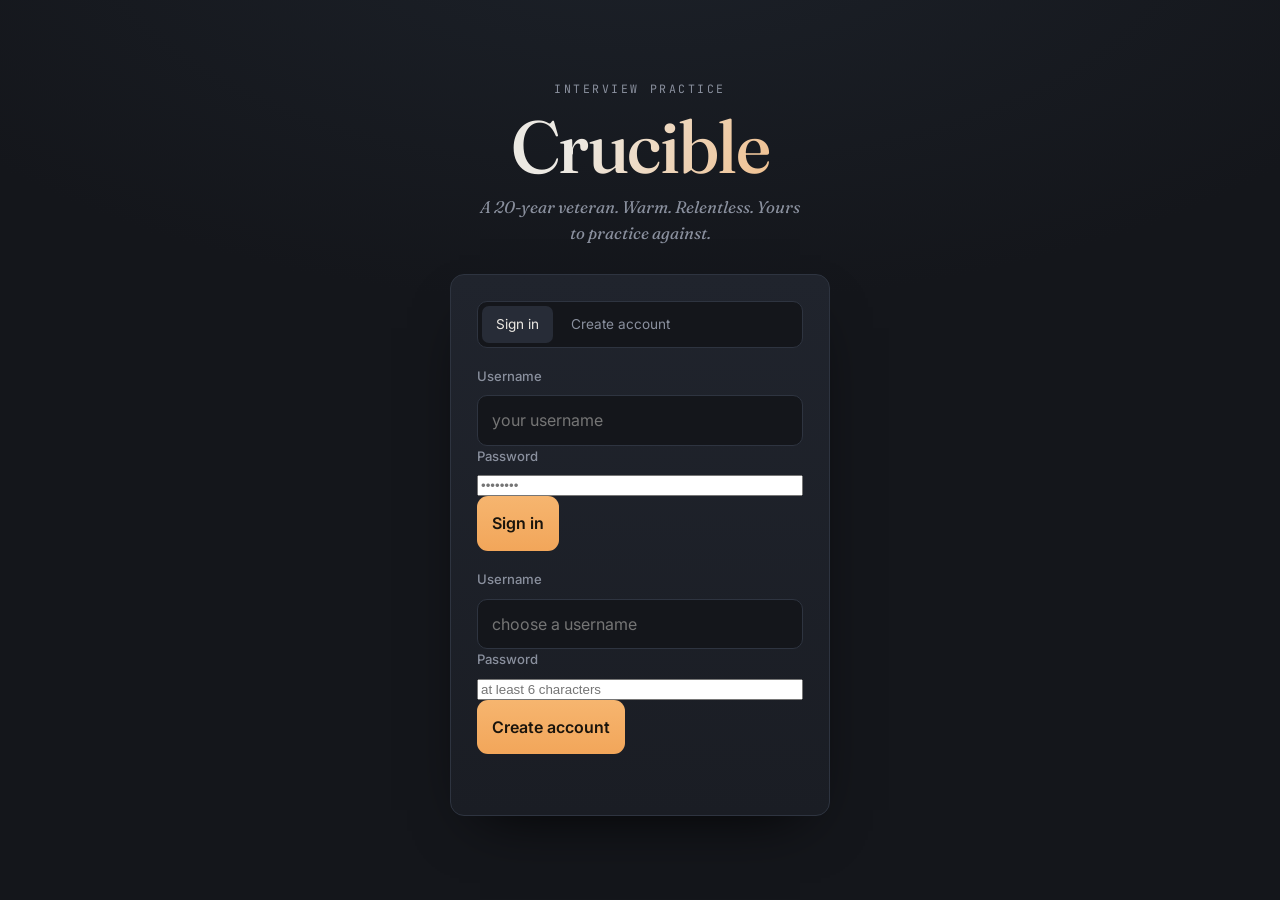
<file: web/login.html>
<!DOCTYPE html>
<html lang="en">
<head>
  <meta charset="UTF-8" />
  <meta name="viewport" content="width=device-width, initial-scale=1.0" />
  <title>Crucible — Sign in</title>
  <link rel="preconnect" href="https://fonts.googleapis.com" />
  <link rel="preconnect" href="https://fonts.gstatic.com" crossorigin />
  <link href="https://fonts.googleapis.com/css2?family=Fraunces:opsz,wght@9..144,400;9..144,500;9..144,600&family=Inter:wght@400;500;600&family=JetBrains+Mono:wght@400;500&display=swap" rel="stylesheet" />
  <link rel="stylesheet" href="/web/style.css" />
</head>
<body>
<main class="stage auth-stage">
  <div class="auth-head">
    <p class="eyebrow">Interview practice</p>
    <h1 class="wordmark">Crucible</h1>
    <p class="tagline">A 20-year veteran. Warm. Relentless. Yours to practice against.</p>
  </div>

  <div class="card auth-card">
    <div class="segmented auth-tabs" id="tabs">
      <button data-tab="login" class="on">Sign in</button>
      <button data-tab="register">Create account</button>
    </div>

    <div id="pane-login">
      <div class="field">
        <label class="field-label" for="login-username">Username</label>
        <input id="login-username" type="text" placeholder="your username" autocomplete="username" />
      </div>
      <div class="field">
        <label class="field-label" for="login-password">Password</label>
        <input id="login-password" type="password" placeholder="••••••••" autocomplete="current-password" />
      </div>
      <button id="btn-login" class="primary">Sign in</button>
    </div>

    <div id="pane-register" class="hidden">
      <div class="field">
        <label class="field-label" for="reg-username">Username</label>
        <input id="reg-username" type="text" placeholder="choose a username" autocomplete="username" />
      </div>
      <div class="field">
        <label class="field-label" for="reg-password">Password</label>
        <input id="reg-password" type="password" placeholder="at least 6 characters" autocomplete="new-password" />
      </div>
      <button id="btn-register" class="primary">Create account</button>
    </div>

    <p id="auth-error" class="status-line error hidden"></p>
  </div>
</main>
<script src="/web/login.js"></script>
</body>
</html>
</file>
<file: web/style.css>
/* ====================================================================== *
 *  Crucible — design system
 *  Direction: a quiet, focused interview room. Dark ink ground, a dual
 *  accent that maps to who is speaking — ember for the interviewer's warmth,
 *  teal for when the room is listening to you — and a breathing voice orb as
 *  the one signature element. Everything else stays disciplined.
 * ====================================================================== */
:root {
  --ink:        #14161b;
  --ink-2:      #1a1d24;
  --surface:    #20242d;
  --surface-2:  #272c37;
  --line:       #2e3440;

  --text:       #ece9e3;
  --muted:      #8a909e;

  --ember:      #f2a65a;   /* the interviewer */
  --ember-dim:  rgba(242,166,90,.16);
  --teal:       #5fbdb0;   /* you, listening */
  --teal-dim:   rgba(95,189,176,.16);

  --good:       #8fbf6f;
  --warn:       #e8b45a;
  --bad:        #d9695a;

  --display: "Fraunces", Georgia, serif;
  --body:    "Inter", system-ui, sans-serif;
  --mono:    "JetBrains Mono", ui-monospace, monospace;

  --r: 14px;
}

* { box-sizing: border-box; }

html, body {
  margin: 0;
  min-height: 100%;
  background:
    radial-gradient(120% 80% at 50% -10%, #1c2129 0%, var(--ink) 55%) fixed;
  color: var(--text);
  font-family: var(--body);
  font-size: 16px;
  line-height: 1.55;
  -webkit-font-smoothing: antialiased;
}

.stage {
  max-width: 760px;
  margin: 0 auto;
  padding: clamp(20px, 5vw, 48px) 20px 64px;
  min-height: 100vh;
}

.view.hidden { display: none; }

/* ----------------------------- setup ----------------------------- */
.setup-head { text-align: center; margin-bottom: 28px; }
.eyebrow {
  font-family: var(--mono);
  font-size: .72rem;
  letter-spacing: .22em;
  text-transform: uppercase;
  color: var(--muted);
  margin: 0 0 14px;
}
.wordmark {
  font-family: var(--display);
  font-optical-sizing: auto;
  font-weight: 500;
  font-size: clamp(3rem, 11vw, 4.6rem);
  letter-spacing: -.02em;
  margin: 0;
  line-height: .95;
  background: linear-gradient(110deg, var(--text) 30%, var(--ember) 130%);
  -webkit-background-clip: text;
  background-clip: text;
  color: transparent;
}
.tagline {
  font-family: var(--display);
  font-style: italic;
  font-size: 1.05rem;
  color: var(--muted);
  margin: 12px auto 0;
  max-width: 30ch;
}

.card {
  background: linear-gradient(180deg, var(--surface) 0%, var(--ink-2) 100%);
  border: 1px solid var(--line);
  border-radius: var(--r);
  padding: 26px;
  display: grid;
  gap: 22px;
  box-shadow: 0 24px 60px -30px #000;
}

.field { display: grid; gap: 9px; }
.field-label {
  font-size: .82rem;
  color: var(--muted);
  font-weight: 500;
}
input[type="text"] {
  background: var(--ink);
  border: 1px solid var(--line);
  border-radius: 10px;
  color: var(--text);
  font: inherit;
  padding: 12px 14px;
}
input[type="text"]:focus { outline: 2px solid var(--ember); outline-offset: 1px; }

.row { display: grid; grid-template-columns: 1fr 1fr; gap: 20px; }
@media (max-width: 560px) { .row { grid-template-columns: 1fr; } }

.chips { display: flex; flex-wrap: wrap; gap: 8px; }
.chip {
  font: inherit;
  font-size: .85rem;
  background: var(--ink);
  color: var(--muted);
  border: 1px solid var(--line);
  border-radius: 999px;
  padding: 7px 13px;
  cursor: pointer;
  transition: .15s;
}
.chip[data-on="true"] {
  background: var(--ember-dim);
  border-color: var(--ember);
  color: var(--text);
}

.segmented {
  display: inline-flex;
  background: var(--ink);
  border: 1px solid var(--line);
  border-radius: 10px;
  padding: 4px;
  gap: 4px;
}
.segmented button {
  font: inherit;
  font-size: .85rem;
  color: var(--muted);
  background: transparent;
  border: 0;
  border-radius: 7px;
  padding: 8px 14px;
  cursor: pointer;
  transition: .15s;
}
.segmented button.on { background: var(--surface-2); color: var(--text); }

.primary {
  font: inherit;
  font-weight: 600;
  font-size: 1rem;
  color: #1a140c;
  background: linear-gradient(180deg, #f6b56f, var(--ember));
  border: 0;
  border-radius: 11px;
  padding: 15px;
  cursor: pointer;
  transition: .15s;
}
.primary:hover { filter: brightness(1.05); transform: translateY(-1px); }
.primary:disabled { opacity: .55; cursor: progress; transform: none; }

.status-line { margin: 0; font-size: .85rem; color: var(--muted); min-height: 1.2em; }
.status-line.error { color: var(--bad); }

.ghost-link {
  display: block;
  text-align: center;
  margin-top: 22px;
  font-size: .85rem;
  color: var(--muted);
  text-decoration: none;
}
.ghost-link:hover { color: var(--text); }

/* ----------------------------- room ----------------------------- */
.room-head {
  display: flex;
  justify-content: space-between;
  align-items: flex-start;
  gap: 16px;
  margin-bottom: 8px;
}
.phase-tag {
  font-family: var(--mono);
  font-size: .68rem;
  letter-spacing: .16em;
  text-transform: uppercase;
  color: var(--ember);
  background: var(--ember-dim);
  padding: 4px 9px;
  border-radius: 6px;
}
.interviewer-name {
  font-family: var(--display);
  font-weight: 500;
  font-size: 1.7rem;
  margin: 10px 0 2px;
  letter-spacing: -.01em;
}
.interviewer-sub { margin: 0; color: var(--muted); font-size: .85rem; }
.end-btn {
  font: inherit;
  font-size: .85rem;
  color: var(--muted);
  background: transparent;
  border: 1px solid var(--line);
  border-radius: 9px;
  padding: 9px 14px;
  cursor: pointer;
  white-space: nowrap;
}
.end-btn:hover { color: var(--text); border-color: var(--muted); }

/* --- the signature: a breathing voice orb --- */
.orb-wrap { text-align: center; padding: 18px 0 6px; }
.orb {
  position: relative;
  width: 150px; height: 150px;
  margin: 0 auto;
}
.orb-core {
  position: absolute; inset: 38px;
  border-radius: 50%;
  background: radial-gradient(circle at 35% 30%, #3a4150, #232833);
  box-shadow: inset 0 0 24px #0008;
  transition: background .4s, box-shadow .4s;
}
.orb-ring {
  position: absolute; inset: 0;
  border-radius: 50%;
  border: 1.5px solid transparent;
  opacity: 0;
}
.orb.idle .orb-core { box-shadow: inset 0 0 24px #0008; }

/* interviewer speaking — ember */
.orb.speaking .orb-core {
  background: radial-gradient(circle at 35% 30%, #ffce9a, var(--ember));
  box-shadow: 0 0 36px var(--ember-dim), inset 0 0 20px #0006;
}
.orb.speaking .orb-ring { border-color: var(--ember); animation: pulse 1.6s ease-out infinite; }
.orb.speaking .r2 { animation-delay: .8s; }

/* listening to you — teal */
.orb.listening .orb-core {
  background: radial-gradient(circle at 35% 30%, #b7ece5, var(--teal));
  box-shadow: 0 0 36px var(--teal-dim), inset 0 0 20px #0006;
}
.orb.listening .orb-ring { border-color: var(--teal); animation: pulse 1.1s ease-out infinite; }
.orb.listening .r2 { animation-delay: .55s; }

/* thinking — slow neutral shimmer */
.orb.thinking .orb-core { animation: breathe 1.8s ease-in-out infinite; }

@keyframes pulse {
  0%   { transform: scale(.7); opacity: .8; }
  100% { transform: scale(1.18); opacity: 0; }
}
@keyframes breathe {
  0%,100% { filter: brightness(.85); }
  50%     { filter: brightness(1.25); }
}
.orb-status { margin: 16px 0 0; color: var(--muted); font-size: .9rem; min-height: 1.2em; }

/* --- transcript log --- */
.log { display: grid; gap: 14px; margin: 24px 0; }
.bubble {
  border-radius: 12px;
  padding: 13px 16px;
  font-size: .96rem;
  max-width: 88%;
  border: 1px solid var(--line);
}
.bubble.interviewer {
  background: var(--surface);
  border-left: 2px solid var(--ember);
  justify-self: start;
}
.bubble.candidate {
  background: var(--ink-2);
  border-right: 2px solid var(--teal);
  justify-self: end;
  color: var(--muted);
}
.bubble .speaker {
  display: block;
  font-family: var(--mono);
  font-size: .64rem;
  letter-spacing: .14em;
  text-transform: uppercase;
  color: var(--muted);
  margin-bottom: 5px;
}

/* --- controls --- */
.controls { display: flex; gap: 12px; align-items: center; justify-content: center; }
.talk {
  font: inherit;
  font-weight: 600;
  display: inline-flex;
  align-items: center;
  gap: 11px;
  color: var(--text);
  background: var(--surface);
  border: 1px solid var(--line);
  border-radius: 999px;
  padding: 15px 30px;
  cursor: pointer;
  transition: .15s;
  user-select: none;
}
.talk:disabled { opacity: .5; cursor: not-allowed; }
.talk.recording { background: var(--teal-dim); border-color: var(--teal); }
.talk-dot {
  width: 11px; height: 11px; border-radius: 50%;
  background: var(--teal);
}
.talk.recording .talk-dot { animation: blink .9s infinite; }
@keyframes blink { 50% { opacity: .25; } }
.mini {
  font: inherit;
  font-size: .82rem;
  color: var(--muted);
  background: transparent;
  border: 1px solid var(--line);
  border-radius: 999px;
  padding: 12px 16px;
  cursor: pointer;
}
.mini:hover { color: var(--text); }

/* ----------------------------- report ----------------------------- */
.report-head { text-align: center; margin-bottom: 28px; }
.rec-badge {
  display: inline-block;
  font-family: var(--mono);
  font-size: .72rem;
  letter-spacing: .14em;
  text-transform: uppercase;
  padding: 6px 14px;
  border-radius: 999px;
  border: 1px solid var(--line);
}
.rec-badge.good { color: var(--good); border-color: var(--good); background: rgba(143,191,111,.1); }
.rec-badge.mid  { color: var(--warn); border-color: var(--warn); background: rgba(232,180,90,.1); }
.rec-badge.low  { color: var(--bad);  border-color: var(--bad);  background: rgba(217,105,90,.1); }
.headline {
  font-family: var(--display);
  font-weight: 500;
  font-size: clamp(1.4rem, 5vw, 2rem);
  line-height: 1.2;
  margin: 16px auto 0;
  max-width: 26ch;
}

.block {
  background: var(--surface);
  border: 1px solid var(--line);
  border-radius: var(--r);
  padding: 22px;
  margin-bottom: 16px;
}
.block h3 {
  font-family: var(--mono);
  font-size: .72rem;
  letter-spacing: .16em;
  text-transform: uppercase;
  color: var(--muted);
  margin: 0 0 16px;
}
.comp { margin-bottom: 14px; }
.comp-top { display: flex; justify-content: space-between; font-size: .92rem; margin-bottom: 6px; }
.comp-top .n { color: var(--text); }
.comp-top .s { font-family: var(--mono); color: var(--ember); }
.bar { height: 6px; background: var(--ink); border-radius: 4px; overflow: hidden; }
.bar > i { display: block; height: 100%; background: linear-gradient(90deg, var(--teal), var(--ember)); }
.comp-comment { font-size: .85rem; color: var(--muted); margin: 6px 0 0; }

.block ul { margin: 0; padding-left: 18px; display: grid; gap: 8px; }
.block li { font-size: .93rem; }
.block.gaps li::marker { color: var(--bad); }
.block.strengths li::marker { color: var(--good); }

.model-answer { border-top: 1px solid var(--line); padding-top: 14px; margin-top: 14px; }
.model-answer:first-child { border-top: 0; padding-top: 0; margin-top: 0; }
.model-answer .q { font-weight: 600; font-size: .92rem; margin: 0 0 6px; }
.model-answer .miss { color: var(--bad); font-size: .85rem; margin: 0 0 8px; }
.model-answer .strong { color: var(--muted); font-size: .9rem; margin: 0; }

.closing {
  font-family: var(--display);
  font-style: italic;
  font-size: 1.08rem;
  line-height: 1.5;
  color: var(--text);
  border-left: 2px solid var(--ember);
  padding-left: 18px;
}

.report .primary { width: 100%; margin-top: 8px; }

/* ----------------------------- setup extras ----------------------------- */
textarea {
  background: var(--ink);
  border: 1px solid var(--line);
  border-radius: 10px;
  color: var(--text);
  font: inherit;
  font-size: .93rem;
  padding: 12px 14px;
  resize: vertical;
  min-height: 90px;
  width: 100%;
}
textarea:focus { outline: 2px solid var(--ember); outline-offset: 1px; }
textarea::placeholder { color: var(--muted); }

.field-optional {
  color: var(--muted);
  font-weight: 400;
  font-size: .78rem;
}

/* ----------------------------- coding panel ----------------------------- */
.coding-panel {
  background: var(--surface);
  border: 1px solid var(--line);
  border-top: 2px solid var(--teal);
  border-radius: var(--r);
  padding: 20px;
  margin: 20px 0;
  display: grid;
  gap: 14px;
}
.coding-panel.hidden { display: none; }

.coding-header {
  display: flex;
  justify-content: space-between;
  align-items: center;
  flex-wrap: wrap;
  gap: 8px;
}
.coding-badge {
  font-family: var(--mono);
  font-size: .68rem;
  letter-spacing: .14em;
  text-transform: uppercase;
  color: var(--teal);
  background: var(--teal-dim);
  padding: 4px 10px;
  border-radius: 6px;
}
.coding-hint {
  font-size: .78rem;
  color: var(--muted);
  font-family: var(--mono);
}

.coding-problem {
  font-size: .95rem;
  color: var(--text);
  border-left: 2px solid var(--teal);
  padding-left: 14px;
  margin: 0;
  line-height: 1.65;
}

.code-editor {
  font-family: var(--mono) !important;
  font-size: .875rem !important;
  background: var(--ink) !important;
  border: 1px solid var(--line) !important;
  border-radius: 10px !important;
  color: var(--text) !important;
  padding: 14px !important;
  resize: vertical;
  min-height: 220px;
  tab-size: 4;
  line-height: 1.6;
}
.code-editor:focus { outline: 2px solid var(--teal) !important; outline-offset: 1px; }

.code-output {
  font-family: var(--mono);
  font-size: .82rem;
  background: var(--ink-2);
  border: 1px solid var(--line);
  border-left: 2px solid var(--teal);
  border-radius: 8px;
  padding: 12px 14px;
  white-space: pre-wrap;
  word-break: break-all;
  color: var(--muted);
  margin: 0;
  max-height: 200px;
  overflow-y: auto;
}
.code-output.hidden { display: none; }

.coding-actions {
  display: flex;
  gap: 10px;
  align-items: center;
  justify-content: flex-end;
}
.coding-submit { padding: 10px 22px; font-size: .9rem; }

/* ----------------------------- auth (login page) ----------------------------- */
.auth-stage { max-width: 420px; display: flex; flex-direction: column; align-items: center; padding-top: clamp(40px,10vw,80px); }
.auth-head  { text-align: center; margin-bottom: 28px; }
.auth-card  { width: 100%; display: grid; gap: 18px; }
.auth-tabs  { width: 100%; }

/* ----------------------------- top nav bar ----------------------------- */
.top-nav {
  display: flex;
  align-items: center;
  gap: 14px;
  margin-bottom: 18px;
  padding: 10px 14px;
  background: var(--surface);
  border: 1px solid var(--line);
  border-radius: 10px;
  font-size: .85rem;
}
.top-nav-user { flex: 1; color: var(--muted); font-family: var(--mono); font-size: .78rem; }

/* ----------------------------- dashboard layout ----------------------------- */
.db-layout {
  display: grid;
  grid-template-columns: 220px 1fr;
  min-height: 100vh;
}
@media (max-width: 700px) {
  .db-layout { grid-template-columns: 1fr; }
  .db-sidebar { flex-direction: row; padding: 14px; gap: 12px; }
  .db-nav     { flex-direction: row; }
}

.db-sidebar {
  background: var(--ink-2);
  border-right: 1px solid var(--line);
  display: flex;
  flex-direction: column;
  padding: 28px 20px;
  gap: 8px;
}
.db-brand   { margin-bottom: 24px; }
.db-nav     { display: flex; flex-direction: column; gap: 4px; flex: 1; }
.db-nav-item {
  display: block;
  padding: 9px 12px;
  border-radius: 8px;
  font-size: .9rem;
  color: var(--muted);
  text-decoration: none;
  transition: .15s;
}
.db-nav-item:hover, .db-nav-item.active { background: var(--surface); color: var(--text); }
.db-user-row { display: flex; align-items: center; gap: 10px; padding-top: 16px; border-top: 1px solid var(--line); }
.db-username { font-size: .8rem; color: var(--muted); font-family: var(--mono); flex: 1; overflow: hidden; text-overflow: ellipsis; }

.db-main    { padding: clamp(20px,4vw,40px); overflow-y: auto; }
.db-header  { display: flex; justify-content: space-between; align-items: center; margin-bottom: 24px; }
.db-title   { font-family: var(--display); font-weight: 500; font-size: 1.6rem; margin: 0; }

/* Stats row */
.db-stats   { display: grid; grid-template-columns: repeat(4,1fr); gap: 14px; margin-bottom: 28px; }
@media (max-width: 900px) { .db-stats { grid-template-columns: repeat(2,1fr); } }
.stat-card  {
  background: var(--surface);
  border: 1px solid var(--line);
  border-radius: var(--r);
  padding: 18px;
  display: flex;
  flex-direction: column;
  gap: 6px;
}
.stat-val   { font-family: var(--display); font-size: 2rem; font-weight: 500; color: var(--ember); }
.stat-label { font-size: .8rem; color: var(--muted); }

/* Session cards */
.db-sessions { display: grid; gap: 14px; }
.session-card {
  background: var(--surface);
  border: 1px solid var(--line);
  border-radius: var(--r);
  padding: 20px;
  transition: border-color .15s;
}
.session-card:hover { border-color: var(--muted); }
.session-top  { display: flex; justify-content: space-between; align-items: flex-start; gap: 12px; margin-bottom: 14px; }
.session-role { font-size: 1rem; font-weight: 600; margin: 0 0 4px; color: var(--text); }
.session-meta { font-size: .8rem; color: var(--muted); margin: 0; font-family: var(--mono); }
.session-right{ display: flex; flex-direction: column; align-items: flex-end; gap: 6px; flex-shrink: 0; }

/* Mini competency bars inside card */
.mini-scores  { display: grid; gap: 7px; margin-bottom: 14px; }
.mini-score   { display: grid; grid-template-columns: 120px 1fr 32px; align-items: center; gap: 8px; }
.mini-score-name { font-size: .78rem; color: var(--muted); white-space: nowrap; overflow: hidden; text-overflow: ellipsis; }
.mini-bar     { height: 4px; background: var(--ink); border-radius: 4px; overflow: hidden; }
.mini-bar > i { display: block; height: 100%; background: linear-gradient(90deg, var(--teal), var(--ember)); }
.mini-score-val { font-family: var(--mono); font-size: .75rem; color: var(--ember); text-align: right; }

/* Session actions */
.session-actions { display: flex; gap: 8px; flex-wrap: wrap; }
.btn-next-round {
  font: inherit; font-size: .82rem; font-weight: 600;
  color: var(--good); background: rgba(143,191,111,.12);
  border: 1px solid var(--good); border-radius: 8px;
  padding: 7px 14px; cursor: pointer; transition: .15s;
}
.btn-next-round:hover { background: rgba(143,191,111,.22); }
.btn-reject {
  font: inherit; font-size: .82rem; font-weight: 600;
  color: var(--bad); background: rgba(217,105,90,.12);
  border: 1px solid var(--bad); border-radius: 8px;
  padding: 7px 14px; cursor: pointer; transition: .15s;
}
.btn-reject:hover { background: rgba(217,105,90,.22); }

/* Decision badge */
.decision-badge {
  font-family: var(--mono); font-size: .68rem; letter-spacing: .1em;
  text-transform: uppercase; padding: 3px 9px; border-radius: 6px;
}
.decision-next     { color: var(--good); background: rgba(143,191,111,.15); border: 1px solid var(--good); }
.decision-rejected { color: var(--bad);  background: rgba(217,105,90,.15);  border: 1px solid var(--bad); }

/* Report modal */
.modal-overlay {
  position: fixed; inset: 0;
  background: rgba(0,0,0,.65);
  display: flex; align-items: center; justify-content: center;
  z-index: 100; padding: 20px;
}
.modal-overlay.hidden { display: none; }
.modal-box {
  background: var(--ink-2);
  border: 1px solid var(--line);
  border-radius: var(--r);
  padding: 28px;
  width: 100%;
  max-width: 680px;
  max-height: 85vh;
  overflow-y: auto;
  position: relative;
}
.modal-close { position: absolute; top: 16px; right: 16px; }

/* ----------------------------- a11y ----------------------------- */
:focus-visible { outline: 2px solid var(--ember); outline-offset: 2px; }
@media (prefers-reduced-motion: reduce) {
  .orb-ring, .orb-core, .talk-dot { animation: none !important; }
  .primary:hover { transform: none; }
}
</file>
